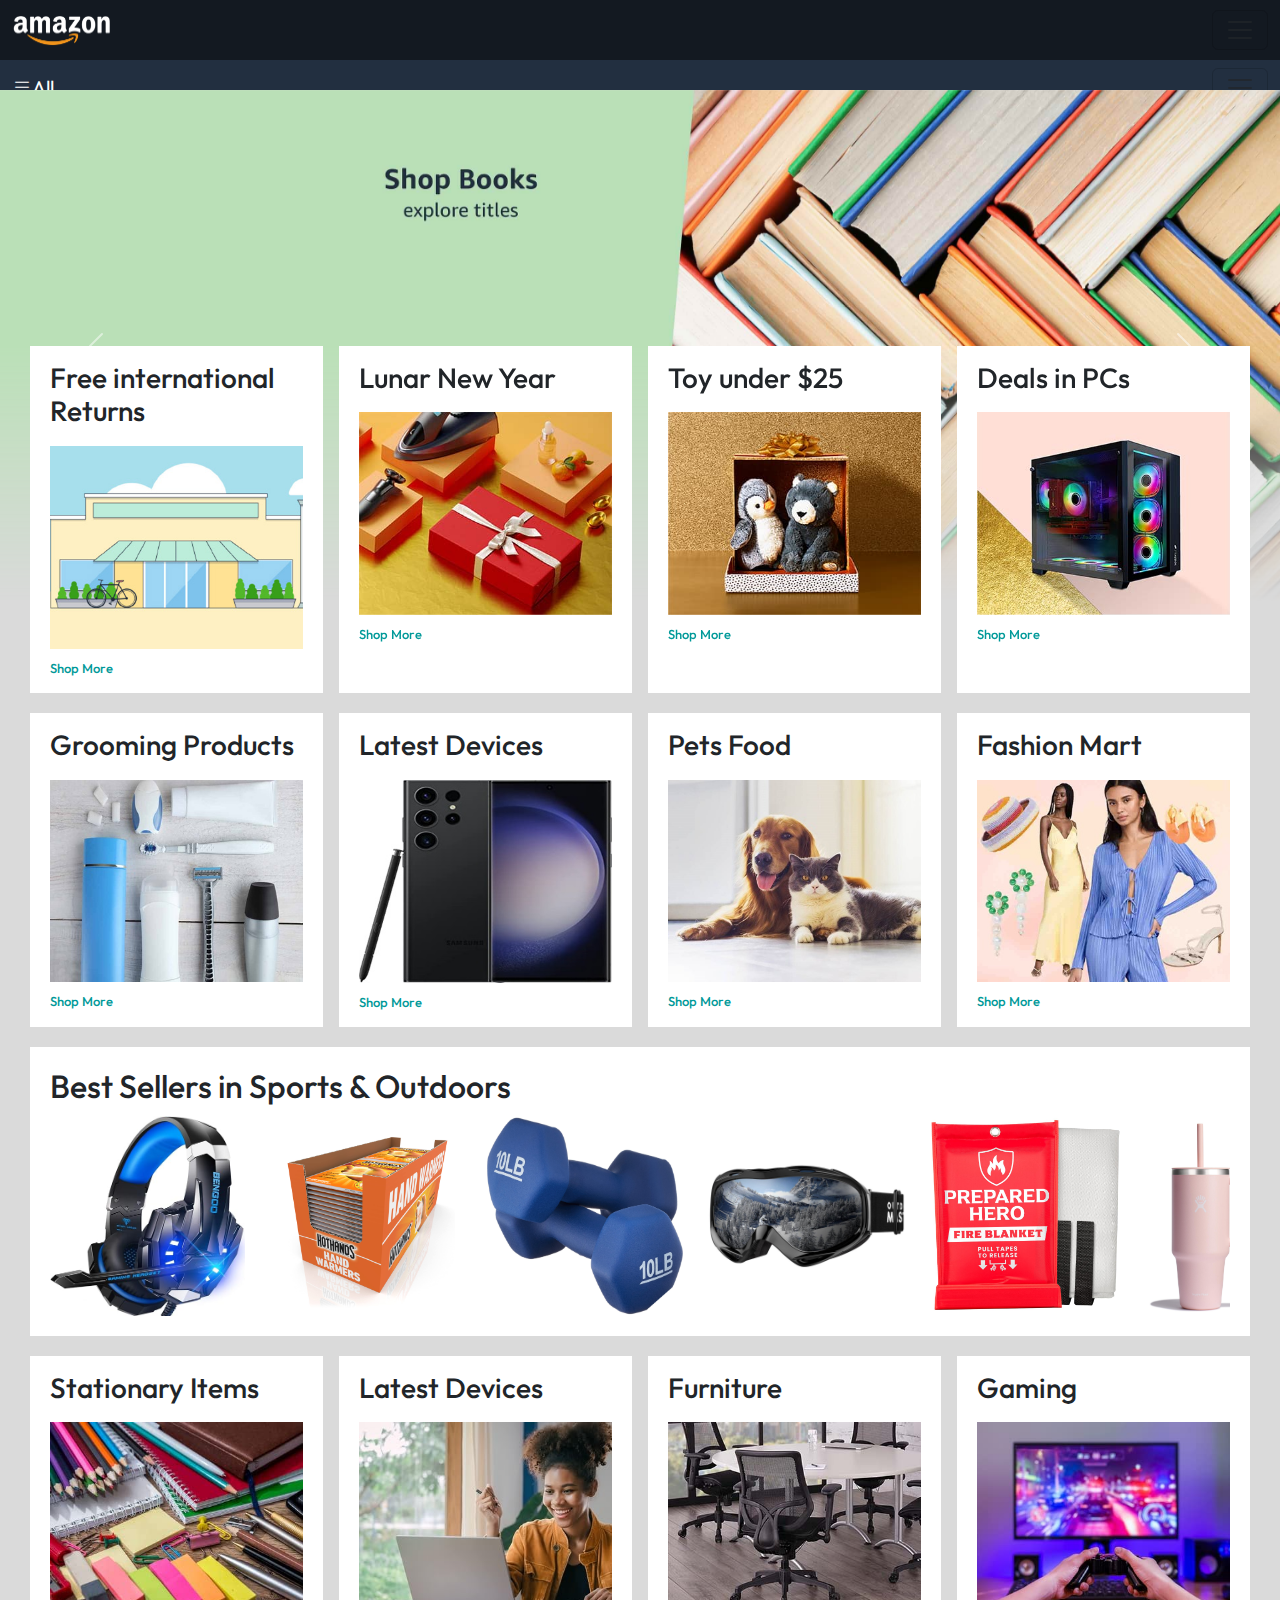
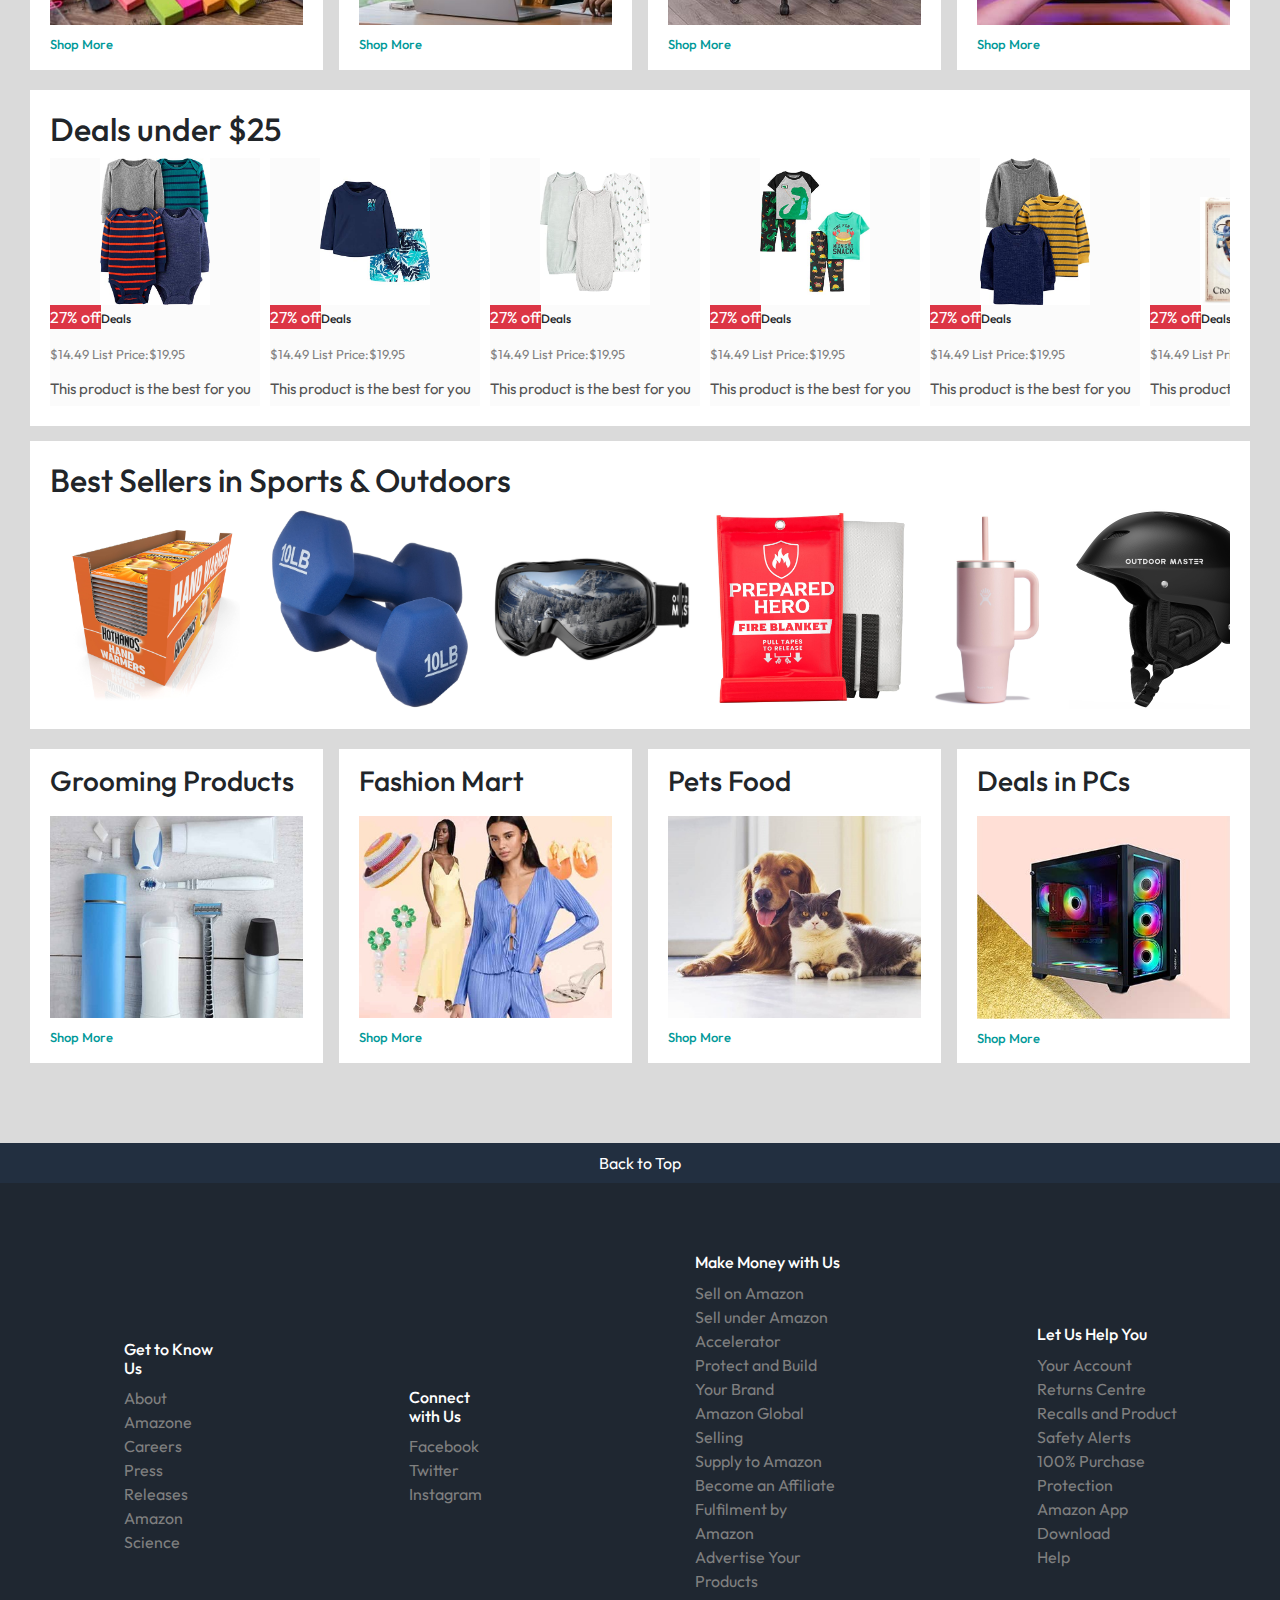
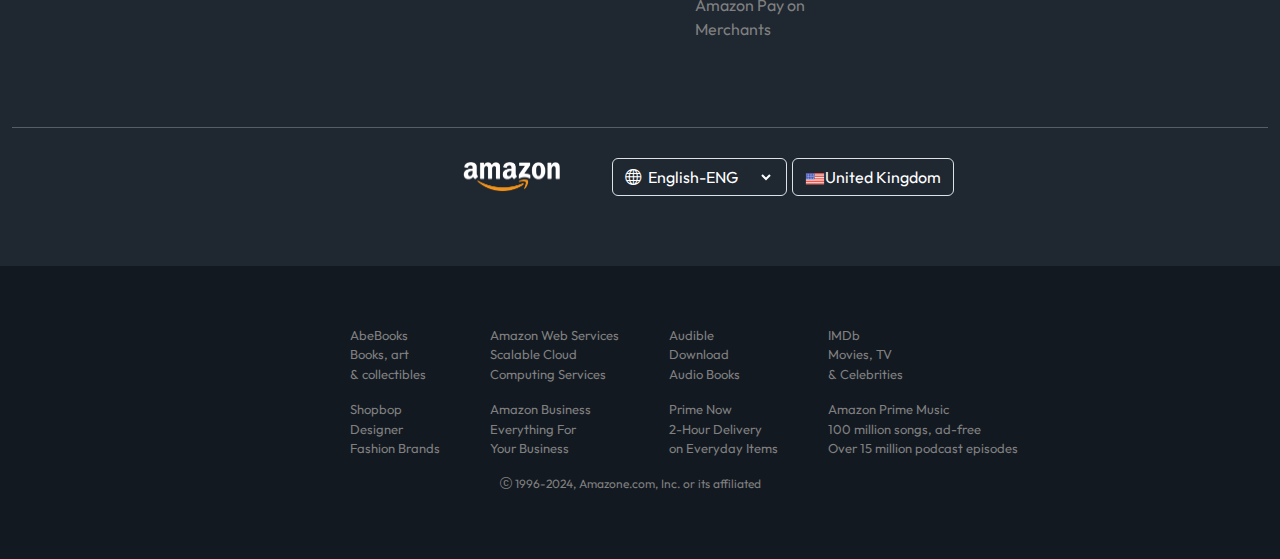
<file: index.html>
<!DOCTYPE html>
<html lang="en">
<head>
    <meta charset="UTF-8">
    <meta name="viewport" content="width=device-width, initial-scale=1.0">
    <title>Amazone</title>
    <link rel="icon" href="https://static.vecteezy.com/system/resources/thumbnails/014/018/561/small/amazon-logo-on-transparent-background-free-vector.jpg">
    <link rel="stylesheet" href="style.css">
    <link rel="stylesheet" href="css/bootstrap.css">
    <link rel="stylesheet" href="style.css">
    <link rel="stylesheet" href="https://cdn.jsdelivr.net/npm/bootstrap-icons@1.11.3/font/bootstrap-icons.min.css">
    
</head>
<body>
    <!--head navigation bar-->
    <nav class="navbar navbar-expand-xxl" id="Amazon">
        <div class="container-fluid">
          <a class="navbar-brand" href="index.html"><img src="assets/amazon_logo.png" width="100" alt=""></a>
          <button class="navbar-toggler" type="button" data-bs-toggle="collapse" data-bs-target="#navbarSupportedContent" aria-controls="navbarSupportedContent" aria-expanded="false" aria-label="Toggle navigation">
            <span class="navbar-toggler-icon"></span>
          </button>
          <div class="collapse navbar-collapse" id="navbarSupportedContent">
            <ul class="navbar-nav me-auto mb-2 mb-lg-0">

                <!--Location-->

              <li class="nav-item">
                <a class="nav-link active" aria-current="page" href="#">
                    <div class="nv-contry">
                        <div>
                            Deliver to United states<br>
                            <b><i class="bi bi-geo-alt"></i>Update Location</b>
                        </div>
                    </div>
                </a>
              </li>

              <!--Search bar-->

              <form class="d-flex nv-search" role="search">
                <div class="dropdown">
                    <button class="btn btn-secondary dropdown-toggle" type="button" data-bs-toggle="dropdown" aria-expanded="false" id="nv-search-drp">
                      All
                    </button>
                    <ul class="dropdown-menu">
                      <li><a class="dropdown-item" href="#">Action</a></li>
                      <li><a class="dropdown-item" href="#">Another action</a></li>
                      <li><a class="dropdown-item" href="#">Something else here</a></li>
                    </ul>
                </div>
                <input class="form-control me-2 rounded-0" type="search" placeholder="Search Amazone.in" aria-label="Search" id="search-bar">
                <button class="btn btn-warning " id="nv-search-btn" type="search"><img src="assets/search_icon.png" width="25" alt=""></button>
              </form>

              <!-------------Language------------->

              <li class="nav-item dropdown">
                <a class="nav-link dropdown-toggle text-white" href="#" role="button" data-bs-toggle="dropdown" aria-expanded="false">
                    <img src="assets/us_flag.png" width="20" alt="">EN
                </a>
                <ul class="dropdown-menu">
                  <li><a class="dropdown-item" href="#">Tamil</a></li>
                  <li><a class="dropdown-item" href="#">Telug</a></li>
                  <li><hr class="dropdown-divider"></li>
                  <li><a class="dropdown-item" href="#"></a></li>
                </ul>
              </li>

              <!------------------Sign in----------------->
              <li class="nav-item dropdown">
                <a class="nav-link dropdown-toggle text-white" href="#" role="button" data-bs-toggle="dropdown" aria-expanded="false">
                    hello,sign in <br>Account & Lists
                </a>
                <ul class="dropdown-menu">
                  <li><a class="dropdown-item" href="sign.html">Sign in</a></li>
                  <li><a class="dropdown-item" href="#"></a></li>
                  <li><hr class="dropdown-divider"></li>
                  <li><a class="dropdown-item" href="signup.html">signup</a></li>
                </ul>
              </li>

              <!--Return and orders-->

              <li class="nav-item">
                <a class="nav-link text-white" href="#">Returns<br>& Orders</a>
              </li>
              <li class="nav-item">
                <a class="nav-link text-white" href="cart.html"><img src="assets/cart_icon.png" width="40" alt=""> Cart</a>
              </li>
            </ul>
          </div>
        </div>
    </nav>

    <!----------------2nd navigatin bar----------------->
    
    <nav class="navbar navbar-expand-xxl nvbr1" id="nvbr1">
        <div class="container-fluid" id="nvbr2">

            <!--ALL-->

            <a class="navbar-brand text-white" href="#">
                <i class="bi bi-list" onclick="togglemenu()"></i>All
            </a>
            <div class="All-menu" id="All-menu">
              <i class="bi bi-x close-icon" onclick="togglemenu()"></i>
              <h1><i class="bi bi-person-circle text-white"></i><a href="">Hello Sign in</a></h1>
              <p>
                <h6>Trending</h6>
                <p><a href="">Best Sellers</a></p>
                <p><a href="">New Releases</a></p>
                <p><a href="">Movers and Shakers</a></p>
                <hr>
                <h6>Help & Settings</h6>
                <p><a href="sign.html">Sign in</a></p>
              </p>
            </div>
            <button class="navbar-toggler" type="button" data-bs-toggle="collapse" data-bs-target="#navbarSupportedContent" aria-controls="navbarSupportedContent" aria-expanded="false" aria-label="Toggle navigation">
              <span class="navbar-toggler-icon"></span>
            </button>
          <div class="collapse navbar-collapse" id="navbarSupportedContent">
            <ul class="navbar-nav me-auto mb-2 mb-lg-0">

                <!--DROPDOWN1-->
                <li class="nav-item dropdown">
                    <a class="nav-link dropdown-toggle text-white" href="#" role="button" data-bs-toggle="dropdown" aria-expanded="false">
                     Fresh
                    </a>
                    <ul class="dropdown-menu">
                      <li><a class="dropdown-item" href="#">Fruits</a></li>
                      <li><a class="dropdown-item" href="#"></a></li>
                      <li><hr class="dropdown-divider"></li>
                      <li><a class="dropdown-item" href="#"></a></li>
                    </ul>
                </li>
              <li class="nav-item">
                <a class="nav-link text-white" href="#">MX Player</a>
              </li>
              <li class="nav-item">
                <a class="nav-link text-white" href="#">Sell</a>
              </li>
              <li class="nav-item">
                <a class="nav-link text-white" href="#">Best Sellers</a>
              </li>
              <li class="nav-item">
                <a class="nav-link text-white" href="#">Today's Deals</a>
              </li>
              <li class="nav-item">
                <a class="nav-link text-white" href="#">Mobiles</a>
              </li>
              <li class="nav-item">
                <a class="nav-link text-white" href="#">Customer Service</a>
              </li>

              <!--DROPDOWN 2-->

              <li class="nav-item dropdown">
                <a class="nav-link dropdown-toggle text-white" href="#" role="button" data-bs-toggle="dropdown" aria-expanded="false">
                  Prime
                </a>
                <ul class="dropdown-menu">
                  <li><a class="dropdown-item" href="#">Prime video</a></li>
                  <li><a class="dropdown-item" href="#">Prime music</a></li>
                  <li><hr class="dropdown-divider"></li>
                  <li><a class="dropdown-item" href="#"></a></li>
                </ul>
              </li>
              <li class="nav-item ">
                <a class="nav-link text-white" href="#">Electronics</a>
              </li>
              <li class="nav-item">
                <a class="nav-link text-white" href="#">Home & Kitchen</a>
              </li>
              <li class="nav-item">
                <a class="nav-link text-white" href="#">Amazone Pay</a>
              </li>
              <li class="nav-item">
                <a class="nav-link text-white" href="#">New Releases</a>
              </li>
              <li class="nav-item">
                <a class="nav-link text-white" href="#">Fashion</a>
              </li>
              <li class="nav-item">
                <a class="nav-link text-white" href="#">Car & Motorbike</a>
              </li>
              <li class="nav-item">
                <a class="nav-link text-white" href="#">Computers</a>
              </li>
            </ul>
          </div>
        </div>
      </nav>

      <!----------------------------Body part----------------------->

      <!--Header slider-->
      <div id="carouselExample" class="carousel slide">
        <div class="carousel-inner">
          <div class="carousel-item active">
            <img src="assets/header1.jpg" class="d-block w-100" alt="...">
          </div>
          <div class="carousel-item">
            <img src="assets/header2.jpg" class="d-block w-100" alt="...">
          </div>
          <div class="carousel-item">
            <img src="assets/header3.jpg" class="d-block w-100" alt="...">
          </div>
          <div class="carousel-item">
            <img src="assets/header4.jpg" class="d-block w-100" alt="...">
          </div>
          <div class="carousel-item">
            <img src="assets/header5.jpg" class="d-block w-100" alt="...">
          </div>
          <div class="carousel-item">
            <img src="assets/header6.jpg" class="d-block w-100" alt="...">
          </div>
        </div>
        <button class="carousel-control-prev" type="button" data-bs-target="#carouselExample" data-bs-slide="prev">
          <span class="carousel-control-prev-icon" aria-hidden="true"></span>
          <span class="visually-hidden">Previous</span>
        </button>
        <button class="carousel-control-next" type="button" data-bs-target="#carouselExample" data-bs-slide="next">
          <span class="carousel-control-next-icon" aria-hidden="true"></span>
          <span class="visually-hidden">Next</span>
        </button>
      </div>

      <!-----Products------->

    <div class="box-row header-box">
        <div class="box-col">
            <h3>Free international Returns</h3>
            <img src="assets/box1-1.jpg"  alt="">
            <a href="#">Shop More</a>
        </div>
        <div class="box-col">
            <h3>Lunar New Year</h3>
            <img src="assets/box1-2.jpg"  alt="">
            <a href="#">Shop More</a>
        </div>
        <div class="box-col">
            <h3>Toy under $25</h3>
            <img src="assets/box1-3.jpg" alt="">
            <a href="#">Shop More</a>
        </div>
        <div class="box-col">
            <h3>Deals in PCs</h3>
            <img src="assets/box1-4.jpg" alt="">
            <a href="#">Shop More</a>
        </div>
    </div>

    <div class="box-row ">
        <div class="box-col">
            <h3>Grooming Products</h3>
            <img src="assets/box2-1.jpg"  alt="">
            <a href="#">Shop More</a>
        </div>
        <div class="box-col">
            <h3>Latest Devices</h3>
            <img src="assets/box2-2.jpg"  alt="">
            <a href="#">Shop More</a>
        </div>
        <div class="box-col">
            <h3>Pets Food</h3>
            <img src="assets/box2-3.jpg" alt="">
            <a href="#">Shop More</a>
        </div>
        <div class="box-col">
            <h3>Fashion Mart</h3>
            <img src="assets/box2-4.jpg" alt="">
            <a href="#">Shop More</a>
        </div>
    </div>

    <!--product image slider-->

    <div class="product-slider">
      <h2>Best Sellers in Sports & Outdoors</h2>
      <div class="products">
        <a href="product.html"><img src="assets/product_img.jpg" alt=""></a>
        <img src="assets/product1-1.jpg" alt="">
        <img src="assets/product1-2.jpg" alt="">
        <img src="assets/product1-3.jpg" alt="">
        <img src="assets/product1-4.jpg" alt="">
        <img src="assets/product1-5.jpg" alt="">
        <img src="assets/product1-6.jpg" alt="">
        <img src="assets/product1-7.jpg" alt="">
        <img src="assets/product1-8.jpg" alt="">
        <img src="assets/product1-9.jpg" alt="">
        <img src="assets/product1-10.jpg" alt="">
      </div>
    </div>

    <!--3rd box rows-->
    <div class="box-row ">
      <div class="box-col">
          <h3>Stationary Items</h3>
          <img src="assets/box3-1.jpg"  alt="">
          <a href="#">Shop More</a>
      </div>
      <div class="box-col">
          <h3>Latest Devices</h3>
          <img src="assets/box3-2.jpg"  alt="">
          <a href="#">Shop More</a>
      </div>
      <div class="box-col">
          <h3>Furniture</h3>
          <img src="assets/box3-3.jpg" alt="">
          <a href="#">Shop More</a>
      </div>
      <div class="box-col">
          <h3>Gaming</h3>
          <img src="assets/box3-4.jpg" alt="">
          <a href="#">Shop More</a>
      </div>
  </div>

  <!----2nd product slider---->

  <div class="product-slider-with-price">
    <h2> Deals under $25</h2>
    <div class="products">
      <div class="product-card">
        <div class="product-img-container">
          <img src="assets/product2-1.jpg" alt="">
        </div>
        <div class="product-offer">
          <p class="bg-danger text-white">27% off</p><span>Deals</span>
        </div>
        <p class="product-price">$<span>14.49</span> List Price:$19.95</p>
        <h4>This product is the best for you</h4>
      </div>
      <div class="product-card">
        <div class="product-img-container">
          <img src="assets/product2-2.jpg" alt="">
        </div>
        <div class="product-offer">
          <p class="bg-danger text-white">27% off</p><span>Deals</span>
        </div>
        <p class="product-price">$<span>14.49</span> List Price:$19.95</p>
        <h4>This product is the best for you</h4>
      </div>
      <div class="product-card">
        <div class="product-img-container">
          <img src="assets/product2-3.jpg" alt="">
        </div>
        <div class="product-offer">
          <p class="bg-danger text-white">27% off</p><span>Deals</span>
        </div>
        <p class="product-price">$<span>14.49</span> List Price:$19.95</p>
        <h4>This product is the best for you</h4>
      </div>
      <div class="product-card">
        <div class="product-img-container">
          <img src="assets/product2-4.jpg" alt="">
        </div>
        <div class="product-offer">
          <p class="bg-danger text-white">27% off</p><span>Deals</span>
        </div>
        <p class="product-price">$<span>14.49</span> List Price:$19.95</p>
        <h4>This product is the best for you</h4>
      </div>
      <div class="product-card">
        <div class="product-img-container">
          <img src="assets/product2-5.jpg" alt="">
        </div>
        <div class="product-offer">
          <p class="bg-danger text-white">27% off</p><span>Deals</span>
        </div>
        <p class="product-price">$<span>14.49</span> List Price:$19.95</p>
        <h4>This product is the best for you</h4>
      </div>
      <div class="product-card">
        <div class="product-img-container">
          <img src="assets/product2-6.jpg" alt="">
        </div>
        <div class="product-offer">
          <p class="bg-danger text-white">27% off</p><span>Deals</span>
        </div>
        <p class="product-price">$<span>14.49</span> List Price:$19.95</p>
        <h4>This product is the best for you</h4>
      </div>
      <div class="product-card">
        <div class="product-img-container">
          <img src="assets/product2-7.jpg" alt="">
        </div>
        <div class="product-offer">
          <p class="bg-danger text-white">27% off</p><span>Deals</span>
        </div>
        <p class="product-price">$<span>14.49</span> List Price:$19.95</p>
        <h4>This product is the best for you</h4>
      </div>
      <div class="product-card">
        <div class="product-img-container">
          <img src="assets/product2-8.jpg" alt="">
        </div>
        <div class="product-offer">
          <p class="bg-danger text-white">27% off</p><span>Deals</span>
        </div>
        <p class="product-price">$<span>14.49</span> List Price:$19.95</p>
        <h4>This product is the best for you</h4>
      </div>
      <div class="product-card">
        <div class="product-img-container">
          <img src="assets/product2-9.jpg" alt="">
        </div>
        <div class="product-offer">
          <p class="bg-danger text-white">27% off</p><span>Deals</span>
        </div>
        <p class="product-price">$<span>14.49</span> List Price:$19.95</p>
        <h4>This product is the best for you</h4>
      </div>
      <div class="product-card">
        <div class="product-img-container">
          <img src="assets/product2-10.jpg" alt="">
        </div>
        <div class="product-offer">
          <p class="bg-danger text-white">27% off</p><span>Deals</span>
        </div>
        <p class="product-price">$<span>14.49</span> List Price:$19.95</p>
        <h4>This product is the best for you</h4>
      </div>
      <div class="product-card">
        <div class="product-img-container">
          <img src="assets/product2-11.jpg" alt="">
        </div>
        <div class="product-offer">
          <p class="bg-danger text-white">27% off</p><span>Deals</span>
        </div>
        <p class="product-price">$<span>14.49</span> List Price:$19.95</p>
        <h4>This product is the best for you</h4>
      </div>
      <div class="product-card">
        <div class="product-img-container">
          <img src="assets/product2-12.jpg" alt="">
        </div>
        <div class="product-offer">
          <p class="bg-danger text-white">27% off</p><span>Deals</span>
        </div>
        <p class="product-price">$<span>14.49</span> List Price:$19.95</p>
        <h4>This product is the best for you</h4>
      </div>
    </div>
  </div>

  <!--product slider 3-->

  <div class="product-slider">
    <h2>Best Sellers in Sports & Outdoors</h2>
    <div class="products">
      <img src="assets/product1-1.jpg" alt="">
      <img src="assets/product1-2.jpg" alt="">
      <img src="assets/product1-3.jpg" alt="">
      <img src="assets/product1-4.jpg" alt="">
      <img src="assets/product1-5.jpg" alt="">
      <img src="assets/product1-6.jpg" alt="">
      <img src="assets/product1-7.jpg" alt="">
      <img src="assets/product1-8.jpg" alt="">
      <img src="assets/product1-9.jpg" alt="">
      <img src="assets/product1-10.jpg" alt="">
    </div>
  </div>

  <!--box4-->

  <div class="box-row ">
    <div class="box-col">
        <h3>Grooming Products</h3>
        <img src="assets/box2-1.jpg"  alt="">
        <a href="#">Shop More</a>
    </div>
    <div class="box-col">
        <h3>Fashion Mart</h3>
        <img src="assets/box2-4.jpg"  alt="">
        <a href="#">Shop More</a>
    </div>
    <div class="box-col">
        <h3>Pets Food</h3>
        <img src="assets/box2-3.jpg" alt="">
        <a href="#">Shop More</a>
    </div>
    <div class="box-col">
        <h3>Deals in PCs</h3>
        <img src="assets/box1-4.jpg" alt="">
        <a href="#">Shop More</a>
    </div>
  </div>

    <!---------------Footer----------------->

    <footer class="footer">
      <a href="#Amazon"><button class="Bk-bt">Back to Top</button></a>
      <div class="div2">
        <div class="container-xxl">
          <table class="container-fluid">
            <tr>
              <td>
                <div class="container-fluid">
                  <div><h6>Get to Know<br>Us</h6></div>
                  <div class="tl-1"><a href="#">About Amazone</a></div>
                  <div class="tl-1"><a href="#">Careers</a></div>
                  <div class="tl-1"><a href="#">Press Releases</a></div>
                  <div class="tl-1"><a href="#">Amazon Science</a></div>
                </div>
              </td>
              <td>
                <div class="container-fluid">
                  <div ><h6>Connect with Us</h6></div>
                  <div class="tl-1"><a href="#">Facebook</a></div>
                  <div class="tl-1"><a href="#">Twitter</a></div>
                  <div class="tl-1"><a href="#">Instagram</a></div>
                </div>
              </td>
              <td>
                <div class="container-fluid">
                  <div><h6>Make Money with Us</h6></div>
                  <div class="tl-1"><a href="#">Sell on Amazon</a></div>
                  <div class="tl-1"><a href="#">Sell under Amazon Accelerator</a></div>
                  <div class="tl-1"><a href="#">Protect and Build Your Brand</a></div>
                  <div class="tl-1"><a href="#">Amazon Global Selling</a></div>
                  <div class="tl-1"><a href="#">Supply to Amazon</a></div>
                  <div class="tl-1"><a href="#">Become an Affiliate</a></div>
                  <div class="tl-1"><a href="#">Fulfilment by Amazon</a></div>
                  <div class="tl-1"><a href="#">Advertise Your Products</a></div>
                  <div class="tl-1"><a href="#">Amazon Pay on Merchants</a></div>
                </div>
              </td>
              <td>
                <div class="container-fluid">
                  <div><h6>Let Us Help You</h6></div>
                  <div class="tl-1"><a href="#">Your Account</a></div>
                  <div class="tl-1"><a href="#">Returns Centre</a></div>
                  <div class="tl-1"><a href="#">Recalls and Product Safety Alerts</a></div>
                  <div class="tl-1"><a href="#">100% Purchase Protection</a></div>
                  <div class="tl-1"><a href="#">Amazon App Download</a></div>
                  <div class="tl-1"><a href="#">Help</a></div>
                </div>
              </td>
            </tr>
          </table>
          <hr>
          <div class="div2-mgl">
            <table>
              <tr>
                <td><div><img src="assets/amazon_logo.png" width="100" alt=""></div></td>
                <td>
                  <div id="lng" class="btn text-white border border-1 bg-transparent">
                    <label for="langu"><i class="bi bi-globe"></i></label>
                    <select class=" bg-transparent border-0 text-white" name="langu" id="langu">
                      <option value="English-ENG" class="text-black">English-ENG</option>
                      <option value="English-ENG" class="text-black">Tamil-TA</option>
                      <option value="English-ENG" class="text-black">Telugu-TE</option>
                      <option value="English-ENG" class="text-black">Malayalam-MA</option>
                    </select>
                  </div>
                </td>
                <td><div class="div2-st"><button class="btn border border-1 bg-transparent text-white"><img src="assets/us_flag.png" width="20" alt="">United Kingdom</button></div></td>
              </tr>
            </table>
          </div>
        </div>
      </div>
      <div class="div3">
        <table>
          <tr class="tp1">
            <td><p><a href="">
              AbeBooks <br>
              Books, art <br>
              & collectibles</a></p>
            </td>
            <td>
              <p>
                <a href="">
                  Amazon Web Services <br>
                  Scalable Cloud <br>
                  Computing Services 
                </a>
              </p>
            </td>
            <td>
              <p>
                <a href="">Audible <br>
                  Download <br>
                  Audio Books</a>
              </p>
            </td>
            <td>
              <p>
                <a href="">	IMDb <br>
                  Movies, TV <br>
                  & Celebrities</a>
              </p>
            </td>
          </tr>
          <tr class="tp2">
            <td>
              <p>
                <a href="">Shopbop <br>
                  Designer <br>
                  Fashion Brands</a>
              </p>
            </td>
            <td>
              <p>
                <a href="">Amazon Business <br>
                  Everything For <br>
                  Your Business</a>
              </p>
            </td>
            <td>
              <p>
                <a href="">	Prime Now <br>
                  2-Hour Delivery <br>
                  on Everyday Items</a>
              </p>
            </td>
            <td>
              <p>
                <a href="">Amazon Prime Music <br>
                  100 million songs, ad-free <br>
                  Over 15 million podcast episodes</a>
              </p>
            </td>
          </tr>
        </table>
        <p id="last"><i class="bi bi-c-circle"></i> 1996-2024, Amazone.com, Inc. or its affiliated</p>
      </div>
    </footer>






    <!--java script link-->
    <script src="script.js"></script>
    <!---Bootstrap js-->

    <script src="https://cdn.jsdelivr.net/npm/@popperjs/core@2.11.8/dist/umd/popper.min.js" integrity="sha384-I7E8VVD/ismYTF4hNIPjVp/Zjvgyol6VFvRkX/vR+Vc4jQkC+hVqc2pM8ODewa9r" crossorigin="anonymous"></script>
    <script src="js/bootstrap.js"></script>
</body>
</html>
</file>
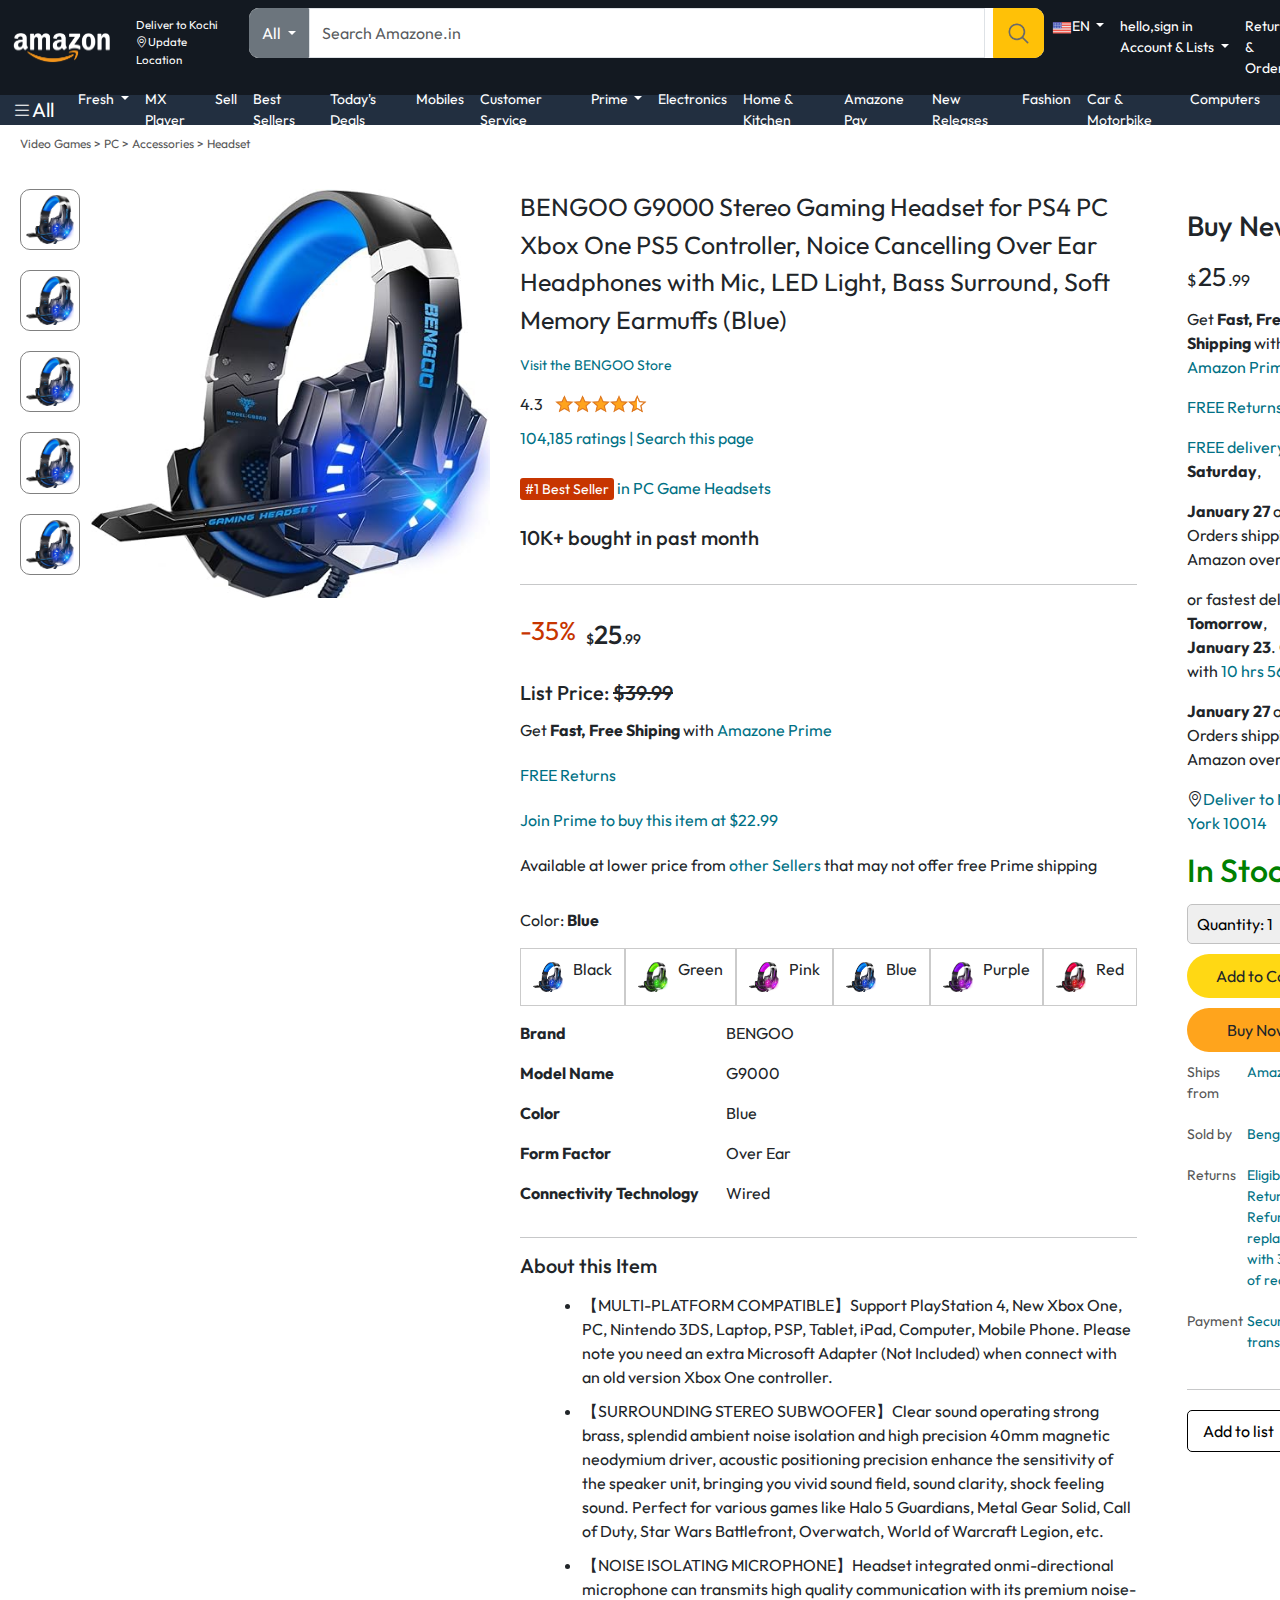
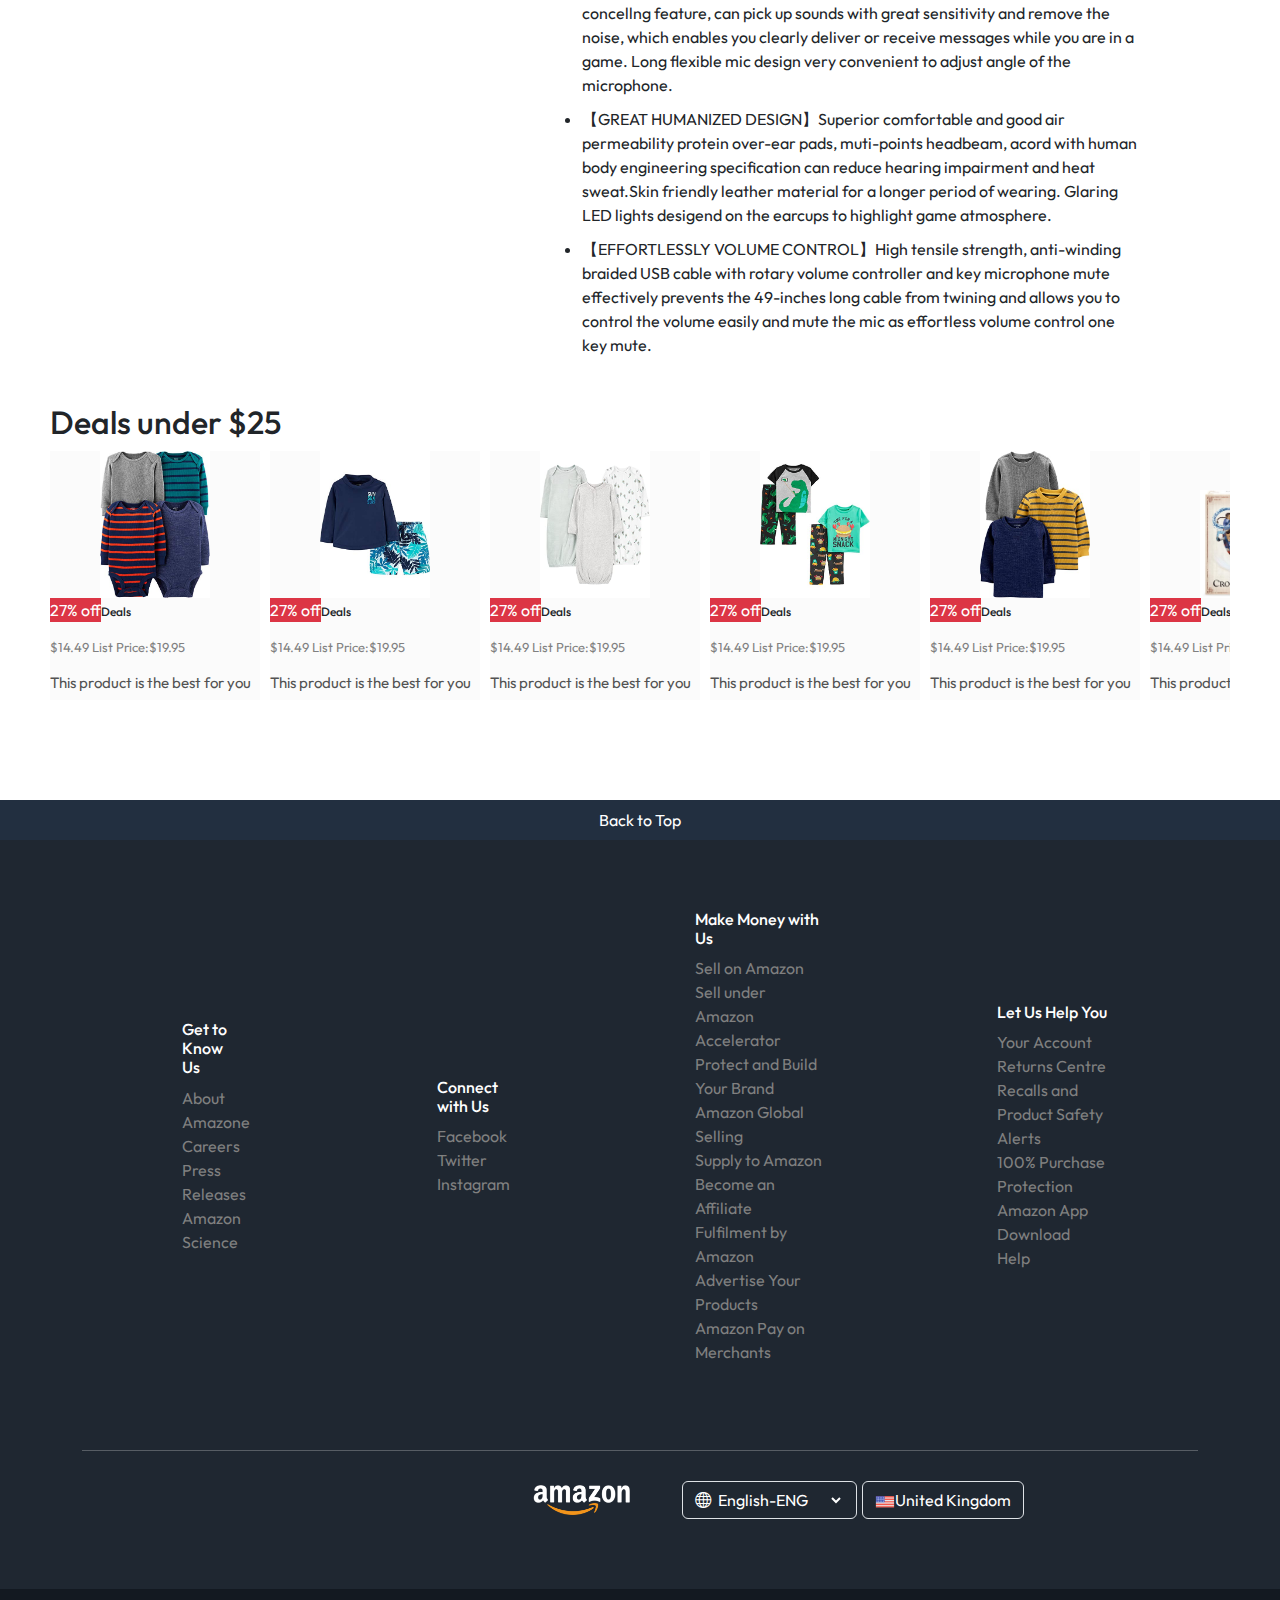
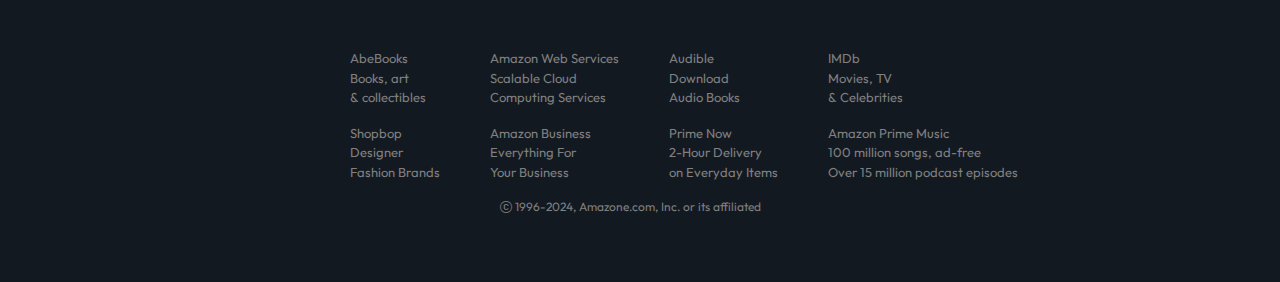
<file: product.html>
<!DOCTYPE html>
<html lang="en">
<head>
    <meta charset="UTF-8">
    <meta name="viewport" content="width=device-width, initial-scale=1.0">
    <title>Product page</title>
    <link rel="icon" href="https://static.vecteezy.com/system/resources/thumbnails/014/018/561/small/amazon-logo-on-transparent-background-free-vector.jpg">
    <link rel="stylesheet" href="style.css">
    <link rel="stylesheet" href="css/bootstrap.css">
    <link rel="stylesheet" href="style.css">
    <link rel="stylesheet" href="https://cdn.jsdelivr.net/npm/bootstrap-icons@1.11.3/font/bootstrap-icons.min.css">
    <link rel="stylesheet" href="product.css">
</head>
<body>
    <!--head navigation bar-->
    <nav class="navbar navbar-expand-lg" id="Amazon">
        <div class="container-fluid">
          <a class="navbar-brand" href="index.html"><img src="assets/amazon_logo.png" width="100" alt=""></a>
          <button class="navbar-toggler" type="button" data-bs-toggle="collapse" data-bs-target="#navbarSupportedContent" aria-controls="navbarSupportedContent" aria-expanded="false" aria-label="Toggle navigation">
            <span class="navbar-toggler-icon"></span>
          </button>
          <div class="collapse navbar-collapse" id="navbarSupportedContent">
            <ul class="navbar-nav me-auto mb-2 mb-lg-0">

                <!--Location-->

              <li class="nav-item">
                <a class="nav-link active" aria-current="page" href="#">
                    <div class="nv-contry">
                        <div>
                            Deliver to Kochi <br>
                            <i class="bi bi-geo-alt"></i>Update Location
                        </div>
                    </div>
                </a>
              </li>

              <!--Search bar-->

              <form class="d-flex nv-search" role="search">
                <div class="dropdown">
                    <button class="btn btn-secondary dropdown-toggle" type="button" data-bs-toggle="dropdown" aria-expanded="false" id="nv-search-drp">
                      All
                    </button>
                    <ul class="dropdown-menu">
                      <li><a class="dropdown-item" href="#">Action</a></li>
                      <li><a class="dropdown-item" href="#">Another action</a></li>
                      <li><a class="dropdown-item" href="#">Something else here</a></li>
                    </ul>
                </div>
                <input class="form-control me-2 rounded-0" type="search" placeholder="Search Amazone.in" aria-label="Search" id="search-bar">
                <button class="btn btn-warning " id="nv-search-btn" type="search"><img src="assets/search_icon.png" width="25" alt=""></button>
              </form>

              <!-------------Language------------->

              <li class="nav-item dropdown">
                <a class="nav-link dropdown-toggle text-white" href="#" role="button" data-bs-toggle="dropdown" aria-expanded="false">
                    <img src="assets/us_flag.png" width="20" alt="">EN
                </a>
                <ul class="dropdown-menu">
                  <li><a class="dropdown-item" href="#">Action</a></li>
                  <li><a class="dropdown-item" href="#">Another action</a></li>
                  <li><hr class="dropdown-divider"></li>
                  <li><a class="dropdown-item" href="#">Something else here</a></li>
                </ul>
              </li>

              <!------------------Sign in----------------->
              <li class="nav-item dropdown">
                <a class="nav-link dropdown-toggle text-white" href="#" role="button" data-bs-toggle="dropdown" aria-expanded="false">
                    hello,sign in <br>Account & Lists
                </a>
                <ul class="dropdown-menu">
                  <li><a class="dropdown-item" href="sign.html">Sign-in</a></li>
                  <li><a class="dropdown-item" href="signup.html">signup</a></li>
                  <li><hr class="dropdown-divider"></li>
                  <li><a class="dropdown-item" href="#"></a></li>
                </ul>
              </li>

              <!--Return and orders-->

              <li class="nav-item">
                <a class="nav-link text-white" href="#">Returns<br>& Orders</a>
              </li>
              <li class="nav-item">
                <a class="nav-link text-white" href="cart.html"><img src="assets/cart_icon.png" width="40" alt=""> Cart</a>
              </li>
            </ul>
          </div>
        </div>
    </nav>

    <!--2nd navigatin bar-->
    
    <nav class="navbar navbar-expand-lg" id="nvbr1">
        <div class="container-fluid" id="nvbr2">

            <!--ALL-->

            <a class="navbar-brand text-white" href="#">
                <i class="bi bi-list"></i>All
            </a>
          <div class="collapse navbar-collapse" id="navbarSupportedContent">
            <ul class="navbar-nav me-auto mb-2 mb-lg-0">

                <!--DROPDOWN1-->
                <li class="nav-item dropdown">
                    <a class="nav-link dropdown-toggle text-white" href="#" role="button" data-bs-toggle="dropdown" aria-expanded="false">
                     Fresh
                    </a>
                    <ul class="dropdown-menu">
                      <li><a class="dropdown-item" href="#">Fruits</a></li>
                      <li><a class="dropdown-item" href="#"></a></li>
                      <li><hr class="dropdown-divider"></li>
                      <li><a class="dropdown-item" href="#"></a></li>
                    </ul>
                </li>
              <li class="nav-item">
                <a class="nav-link text-white" href="#">MX Player</a>
              </li>
              <li class="nav-item">
                <a class="nav-link text-white" href="#">Sell</a>
              </li>
              <li class="nav-item">
                <a class="nav-link text-white" href="#">Best Sellers</a>
              </li>
              <li class="nav-item">
                <a class="nav-link text-white" href="#">Today's Deals</a>
              </li>
              <li class="nav-item">
                <a class="nav-link text-white" href="#">Mobiles</a>
              </li>
              <li class="nav-item">
                <a class="nav-link text-white" href="#">Customer Service</a>
              </li>

              <!--DROPDOWN 2-->

              <li class="nav-item dropdown">
                <a class="nav-link dropdown-toggle text-white" href="#" role="button" data-bs-toggle="dropdown" aria-expanded="false">
                  Prime
                </a>
                <ul class="dropdown-menu">
                  <li><a class="dropdown-item" href="#">Prime video</a></li>
                  <li><a class="dropdown-item" href="#">Prime music</a></li>
                  <li><hr class="dropdown-divider"></li>
                  <li><a class="dropdown-item" href="#"></a></li>
                </ul>
              </li>
              <li class="nav-item ">
                <a class="nav-link text-white" href="#">Electronics</a>
              </li>
              <li class="nav-item">
                <a class="nav-link text-white" href="#">Home & Kitchen</a>
              </li>
              <li class="nav-item">
                <a class="nav-link text-white" href="#">Amazone Pay</a>
              </li>
              <li class="nav-item">
                <a class="nav-link text-white" href="#">New Releases</a>
              </li>
              <li class="nav-item">
                <a class="nav-link text-white" href="#">Fashion</a>
              </li>
              <li class="nav-item">
                <a class="nav-link text-white" href="#">Car & Motorbike</a>
              </li>
              <li class="nav-item">
                <a class="nav-link text-white" href="#">Computers</a>
              </li>
            </ul>
          </div>
        </div>
    </nav>

    <p class="breadcrum">Video Games > PC > Accessories > Headset</p>

    <div class="product-display">
      <div class="product-d-image">
        <div class="product-icons">
          <img src="assets/product_img.jpg" alt="" width="60">
          <img src="assets/product_img.jpg" alt="" width="60">
          <img src="assets/product_img.jpg" alt="" width="60">
          <img src="assets/product_img.jpg" alt="" width="60">
          <img src="assets/product_img.jpg" alt="" width="60">
        </div>
        <div class="product-main-image">
          <img src="assets/product_img.jpg" alt="" width="400">
        </div>
      </div>
      <div class="product-d-details">
        <p class="product-title">
          BENGOO G9000 Stereo Gaming Headset for PS4 PC Xbox One PS5
          Controller, Noice Cancelling Over Ear Headphones with Mic, LED 
          Light, Bass Surround, Soft Memory Earmuffs (Blue)
        </p>
        <p class="brand-store">Visit the BENGOO Store</p>
        <div class="product-rating">
          <div>
            <div>4.3 <img src="assets/rating_img.png" alt="" height="20px"></div>
          </div>
          <p>104,185 ratings | Search this page</p>
          <p><span>#1 Best Seller</span> in PC Game Headsets</p>
          <h5>10K+ bought in past month</h5>
          <hr>
        </div>
        <div class="product-d-price">
          <div>
            <p>-35%</p>
            <h1>$<span>25</span>.99</h1>
          </div>
          <h5>List Price: <span class="text-decoration-line-through">$39.99</span></h5>
          <p>Get <b>Fast, Free Shiping</b> with <span>Amazone Prime</span></p>
          <p><span>FREE Returns</span></p>
          <p><span>Join Prime to buy this item at $22.99</span></p>
          <p>Available at lower price from <span>other Sellers</span> that may not offer free Prime shipping</p>
        </div>
        <div class="product-color-selection">
          <p>Color: <b>Blue</b></p>
          <div class="product-color-options">
            <div class="option">
              <img src="assets/product_img.jpg" alt="" width="30px">
              <p>Black</p>
            </div>
            <div class="option">
              <img src="assets/green_head.jpg" alt="" width="30px">
              <p>Green</p>
            </div>
            <div class="option">
              <img src="assets/pink_head.jpg" alt="" width="30px">
              <p>Pink</p>
            </div>
            <div class="option">
              <img src="assets/product_img.jpg" alt="" width="30px">
              <p>Blue</p>
            </div>
            <div class="option">
              <img src="assets/violet_head.jpg" alt="" width="30px">
              <p>Purple</p>
            </div>
            <div class="option">
              <img src="assets/red_head.jpg" alt="" width="30px">
              <p>Red</p>
            </div>
          </div>
        </div>
        <div class="product-info">
          <p><b>Brand</b></p><p>BENGOO</p>
          <p><b>Model Name</b></p><p>G9000</p>
          <p><b>Color</b></p><p>Blue</p>
          <p><b>Form Factor</b></p><p>Over Ear</p>
          <p><b>Connectivity Technology</b></p><p>Wired</p>
        </div>
        <hr>
        <div class="product-description">
          <h1>About this Item</h1>
          <ul>
            <li>【MULTI-PLATFORM COMPATIBLE】Support PlayStation 4, New Xbox One, PC, Nintendo 3DS, Laptop, PSP, Tablet, iPad, Computer, Mobile Phone. Please note you need an extra Microsoft Adapter (Not Included) when connect with an old version Xbox One controller.</li>
            <li> 【SURROUNDING STEREO SUBWOOFER】Clear sound operating strong brass, splendid ambient noise isolation and high precision 40mm magnetic neodymium driver, acoustic positioning precision enhance the sensitivity of the speaker unit, bringing you vivid sound field, sound clarity, shock feeling sound. Perfect for various games like Halo 5 Guardians, Metal Gear Solid, Call of Duty, Star Wars Battlefront, Overwatch, World of Warcraft Legion, etc.</li>
            <li>【NOISE ISOLATING MICROPHONE】Headset integrated onmi-directional microphone can transmits high quality communication with its premium noise-concellng feature, can pick up sounds with great sensitivity and remove the noise, which enables you clearly deliver or receive messages while you are in a game. Long flexible mic design very convenient to adjust angle of the microphone.</li>
            <li> 【GREAT HUMANIZED DESIGN】Superior comfortable and good air permeability protein over-ear pads, muti-points headbeam, acord with human body engineering specification can reduce hearing impairment and heat sweat.Skin friendly leather material for a longer period of wearing. Glaring LED lights desigend on the earcups to highlight game atmosphere.</li>
            <li> 【EFFORTLESSLY VOLUME CONTROL】High tensile strength, anti-winding braided USB cable with rotary volume controller and key microphone mute effectively prevents the 49-inches long cable from twining and allows you to control the volume easily and mute the mic as effortless volume control one key mute.</li>
          </ul>
        </div>
      </div>
      <div class="product-d-purchase">
        <div class="title">
          <h3>Buy New:</h3> <img src="assets/circle_icon.png" width="20px" alt="">
        </div>
        <h1 class="price">$<span>25</span>.99</h1>
        <div class="cap">
          <p>Get <b>Fast, Free Shipping</b> with <span>Amazon Prime</span></p>
          <p><span>FREE Returns</span></p>
        </div>
        <div class="cap">
          <p><span>FREE delivery</span> <b>Saturday</b>,</p>
          <p><b>January 27</b> on Orders shipping by Amazon over $35</p>
        </div>
        <div class="cap">
          <p>or fastest delivery <b>Tomorrow</b>, <b>January 23</b>. Order with <span>10 hrs 56 mins</span></p>
          <p><b>January 27</b> on Orders shipping by Amazon over $35</p>
        </div>
        <div class="delivery-location">
          <p><i class="bi bi-geo-alt"></i><span>Deliver to New York 10014</span></p>
        </div>
        <h2 class="product-stock">In Stock</h2>
        <select class="product-quantity">
          <option value="1">Quantity: 1</option>
          <option value="2">Quantity: 2</option>
          <option value="3">Quantity: 3</option>
        </select>
        <button class="btn">Add to Cart</button>
        <button class="btn product-buy">Buy Now</button>
        <div class="product-seller-info">
          <p>Ships from</p> <p><span>Amazon</span></p>
          <p>Sold by</p> <p><span>Bengoo Inc.</span></p>
          <p>Returns</p> <p><span>Eligible for Return, Refund or replacement with 30 days of receipt</span></p>
          <p>Payment</p> <p><span>Secure transaction</span></p>
        </div>
        <hr>
        <button class="product-add-list">Add to list</button>
      </div>
    </div>
    <div class="product-slider-with-price">
      <h2> Deals under $25</h2>
      <div class="products">
        <div class="product-card">
          <div class="product-img-container">
            <img src="assets/product2-1.jpg" alt="">
          </div>
          <div class="product-offer">
            <p class="bg-danger text-white">27% off</p><span>Deals</span>
          </div>
          <p class="product-price">$<span>14.49</span> List Price:$19.95</p>
          <h4>This product is the best for you</h4>
        </div>
        <div class="product-card">
          <div class="product-img-container">
            <img src="assets/product2-2.jpg" alt="">
          </div>
          <div class="product-offer">
            <p class="bg-danger text-white">27% off</p><span>Deals</span>
          </div>
          <p class="product-price">$<span>14.49</span> List Price:$19.95</p>
          <h4>This product is the best for you</h4>
        </div>
        <div class="product-card">
          <div class="product-img-container">
            <img src="assets/product2-3.jpg" alt="">
          </div>
          <div class="product-offer">
            <p class="bg-danger text-white">27% off</p><span>Deals</span>
          </div>
          <p class="product-price">$<span>14.49</span> List Price:$19.95</p>
          <h4>This product is the best for you</h4>
        </div>
        <div class="product-card">
          <div class="product-img-container">
            <img src="assets/product2-4.jpg" alt="">
          </div>
          <div class="product-offer">
            <p class="bg-danger text-white">27% off</p><span>Deals</span>
          </div>
          <p class="product-price">$<span>14.49</span> List Price:$19.95</p>
          <h4>This product is the best for you</h4>
        </div>
        <div class="product-card">
          <div class="product-img-container">
            <img src="assets/product2-5.jpg" alt="">
          </div>
          <div class="product-offer">
            <p class="bg-danger text-white">27% off</p><span>Deals</span>
          </div>
          <p class="product-price">$<span>14.49</span> List Price:$19.95</p>
          <h4>This product is the best for you</h4>
        </div>
        <div class="product-card">
          <div class="product-img-container">
            <img src="assets/product2-6.jpg" alt="">
          </div>
          <div class="product-offer">
            <p class="bg-danger text-white">27% off</p><span>Deals</span>
          </div>
          <p class="product-price">$<span>14.49</span> List Price:$19.95</p>
          <h4>This product is the best for you</h4>
        </div>
        <div class="product-card">
          <div class="product-img-container">
            <img src="assets/product2-7.jpg" alt="">
          </div>
          <div class="product-offer">
            <p class="bg-danger text-white">27% off</p><span>Deals</span>
          </div>
          <p class="product-price">$<span>14.49</span> List Price:$19.95</p>
          <h4>This product is the best for you</h4>
        </div>
        <div class="product-card">
          <div class="product-img-container">
            <img src="assets/product2-8.jpg" alt="">
          </div>
          <div class="product-offer">
            <p class="bg-danger text-white">27% off</p><span>Deals</span>
          </div>
          <p class="product-price">$<span>14.49</span> List Price:$19.95</p>
          <h4>This product is the best for you</h4>
        </div>
        <div class="product-card">
          <div class="product-img-container">
            <img src="assets/product2-9.jpg" alt="">
          </div>
          <div class="product-offer">
            <p class="bg-danger text-white">27% off</p><span>Deals</span>
          </div>
          <p class="product-price">$<span>14.49</span> List Price:$19.95</p>
          <h4>This product is the best for you</h4>
        </div>
        <div class="product-card">
          <div class="product-img-container">
            <img src="assets/product2-10.jpg" alt="">
          </div>
          <div class="product-offer">
            <p class="bg-danger text-white">27% off</p><span>Deals</span>
          </div>
          <p class="product-price">$<span>14.49</span> List Price:$19.95</p>
          <h4>This product is the best for you</h4>
        </div>
        <div class="product-card">
          <div class="product-img-container">
            <img src="assets/product2-11.jpg" alt="">
          </div>
          <div class="product-offer">
            <p class="bg-danger text-white">27% off</p><span>Deals</span>
          </div>
          <p class="product-price">$<span>14.49</span> List Price:$19.95</p>
          <h4>This product is the best for you</h4>
        </div>
        <div class="product-card">
          <div class="product-img-container">
            <img src="assets/product2-12.jpg" alt="">
          </div>
          <div class="product-offer">
            <p class="bg-danger text-white">27% off</p><span>Deals</span>
          </div>
          <p class="product-price">$<span>14.49</span> List Price:$19.95</p>
          <h4>This product is the best for you</h4>
        </div>
      </div>
    </div>

    




     <!--Footer-->

     <footer>
      <a href="#Amazon"><button class="Bk-bt">Back to Top</button></a>
        <div class="div2">
          <div class="container">
            <table>
              <tr>
                <td>
                  <div>
                    <div><h6>Get to Know<br>Us</h6></div>
                    <div class="tl-1"><a href="#">About Amazone</a></div>
                    <div class="tl-1"><a href="#">Careers</a></div>
                    <div class="tl-1"><a href="#">Press Releases</a></div>
                    <div class="tl-1"><a href="#">Amazon Science</a></div>
                  </div>
                </td>
                <td>
                  <div>
                    <div ><h6>Connect with Us</h6></div>
                    <div class="tl-1"><a href="#">Facebook</a></div>
                    <div class="tl-1"><a href="#">Twitter</a></div>
                    <div class="tl-1"><a href="#">Instagram</a></div>
                  </div>
                </td>
                <td>
                  <div>
                    <div><h6>Make Money with Us</h6></div>
                    <div class="tl-1"><a href="#">Sell on Amazon</a></div>
                    <div class="tl-1"><a href="#">Sell under Amazon Accelerator</a></div>
                    <div class="tl-1"><a href="#">Protect and Build Your Brand</a></div>
                    <div class="tl-1"><a href="#">Amazon Global Selling</a></div>
                    <div class="tl-1"><a href="#">Supply to Amazon</a></div>
                    <div class="tl-1"><a href="#">Become an Affiliate</a></div>
                    <div class="tl-1"><a href="#">Fulfilment by Amazon</a></div>
                    <div class="tl-1"><a href="#">Advertise Your Products</a></div>
                    <div class="tl-1"><a href="#">Amazon Pay on Merchants</a></div>
                  </div>
                </td>
                <td>
                  <div>
                    <div><h6>Let Us Help You</h6></div>
                    <div class="tl-1"><a href="#">Your Account</a></div>
                    <div class="tl-1"><a href="#">Returns Centre</a></div>
                    <div class="tl-1"><a href="#">Recalls and Product Safety Alerts</a></div>
                    <div class="tl-1"><a href="#">100% Purchase Protection</a></div>
                    <div class="tl-1"><a href="#">Amazon App Download</a></div>
                    <div class="tl-1"><a href="#">Help</a></div>
                  </div>
                </td>
              </tr>
            </table>
            <hr>
            <div class="div2-mgl">
              <table>
                <tr>
                  <td><div><img src="assets/amazon_logo.png" width="100" alt=""></div></td>
                  <td>
                    <div id="lng" class="btn text-white border border-1 bg-transparent">
                      <label for="langu"><i class="bi bi-globe"></i></label>
                      <select class=" bg-transparent border-0 text-white" name="langu" id="langu">
                        <option value="English-ENG" class="text-black">English-ENG</option>
                        <option value="English-ENG" class="text-black">Tamil-TA</option>
                        <option value="English-ENG" class="text-black">Telugu-TE</option>
                        <option value="English-ENG" class="text-black">Malayalam-MA</option>
                      </select>
                    </div>
                  </td>
                  <td><div class="div2-st"><button class="btn border border-1 bg-transparent text-white"><img src="assets/us_flag.png" width="20" alt="">United Kingdom</button></div></td>
                </tr>
              </table>
            </div>
          </div>
        </div>
        <div class="div3">
          <table>
            <tr class="tp1">
              <td><p><a href="">
                AbeBooks <br>
                Books, art <br>
                & collectibles</a></p>
              </td>
              <td>
                <p>
                  <a href="">
                    Amazon Web Services <br>
                    Scalable Cloud <br>
                    Computing Services 
                  </a>
                </p>
              </td>
              <td>
                <p>
                  <a href="">Audible <br>
                    Download <br>
                    Audio Books</a>
                </p>
              </td>
              <td>
                <p>
                  <a href="">	IMDb <br>
                    Movies, TV <br>
                    & Celebrities</a>
                </p>
              </td>
            </tr>
            <tr class="tp2">
              <td>
                <p>
                  <a href="">Shopbop <br>
                    Designer <br>
                    Fashion Brands</a>
                </p>
              </td>
              <td>
                <p>
                  <a href="">Amazon Business <br>
                    Everything For <br>
                    Your Business</a>
                </p>
              </td>
              <td>
                <p>
                  <a href="">	Prime Now <br>
                    2-Hour Delivery <br>
                    on Everyday Items</a>
                </p>
              </td>
              <td>
                <p>
                  <a href="">Amazon Prime Music <br>
                    100 million songs, ad-free <br>
                    Over 15 million podcast episodes</a>
                </p>
              </td>
            </tr>
          </table>
          <p id="last"><i class="bi bi-c-circle"></i> 1996-2024, Amazone.com, Inc. or its affiliated</p>
        </div>
      </footer>
  
  
  
  
  
  
      <!--java script link-->
      <script src="script.js"></script>
      <!---Bootstrap js-->
  
      <script src="https://cdn.jsdelivr.net/npm/@popperjs/core@2.11.8/dist/umd/popper.min.js" integrity="sha384-I7E8VVD/ismYTF4hNIPjVp/Zjvgyol6VFvRkX/vR+Vc4jQkC+hVqc2pM8ODewa9r" crossorigin="anonymous"></script>
      <script src="js/bootstrap.js"></script>
    
</body>
</html>
</file>
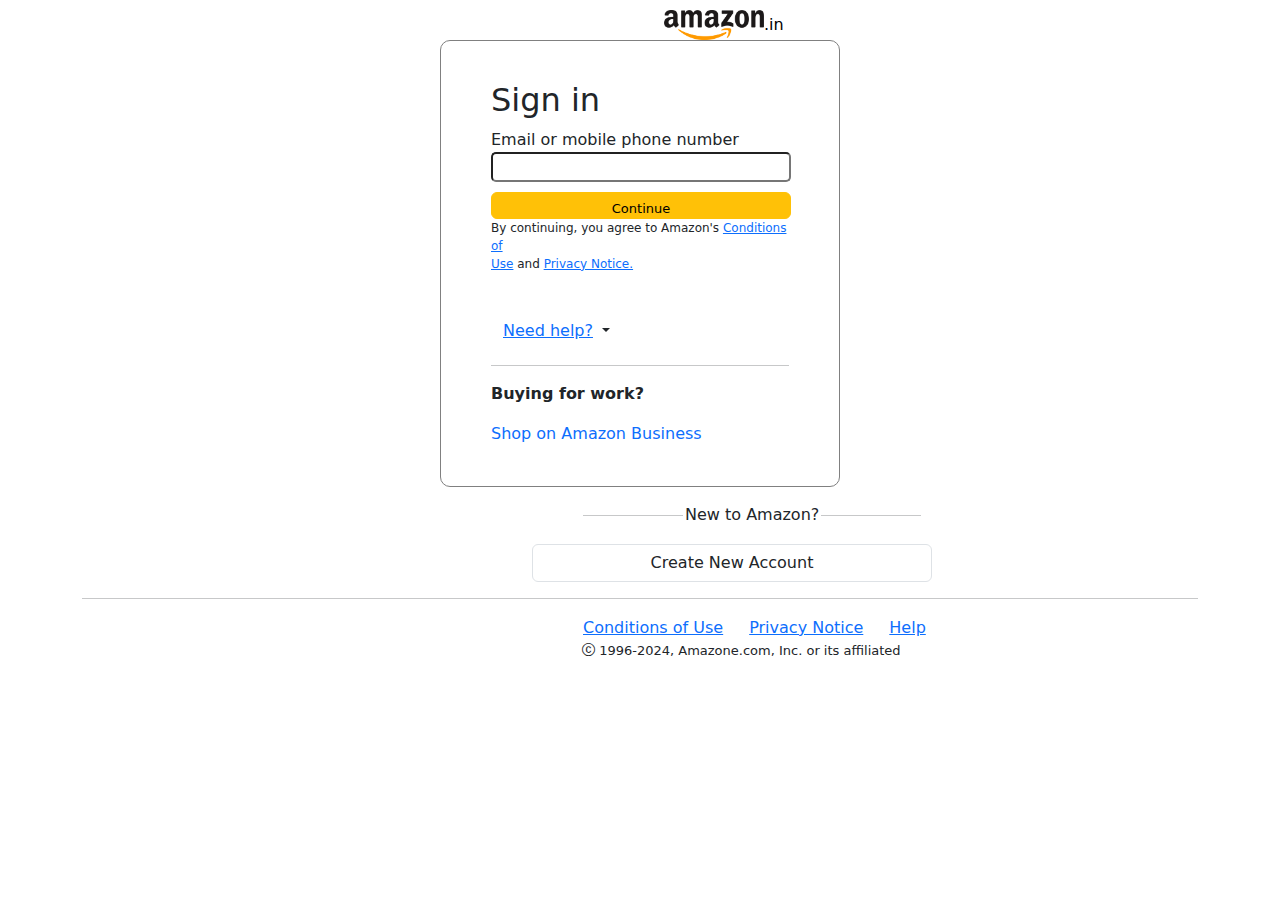
<file: sign.html>
<!DOCTYPE html>
<html lang="en">
<head>
    <meta charset="UTF-8">
    <meta name="viewport" content="width=device-width, initial-scale=1.0">
    <title>Amazon Sign In</title>
    <link rel="icon" href="https://static.vecteezy.com/system/resources/thumbnails/014/018/561/small/amazon-logo-on-transparent-background-free-vector.jpg">
    <link rel="stylesheet" href="css/bootstrap.css">
    <link rel="stylesheet" href="sign.css">
    <link rel="stylesheet" href="https://cdn.jsdelivr.net/npm/bootstrap-icons@1.11.3/font/bootstrap-icons.min.css">
</head>
<body>
    <div class="container main">
        <div class="container-fluid "><a href="" class="text-decoration-none text-black"><img src="assets/amazon_logo_dark.png" width="100" alt="">.in</a></div>
        <div class="sg-box container">
            <h2>Sign in</h2>
            <form action="">
                <label for="E-mail">Email or mobile phone number</label><br>
                <input type="email" name="E-mail" required><br>
                <button type="submit" class="btn btn-warning">Continue</button><br>
            </form>
            <p id="cnt-for-sg">By continuing, you agree to Amazon's <a href="">Conditions of<br>Use</a> and <a href="">Privacy Notice.</a></p><br>
            <div class="dropdown">
                <button class="btn dropdown-toggle border border-0" type="button" data-bs-toggle="dropdown" aria-expanded="false">
                  <a href="">Need help?</a>
                </button>
                <ul class="dropdown-menu">
                  <li><a class="dropdown-item text-decoration-underline text-primary" href="#">Forgot password</a></li>
                  <li><a class="dropdown-item text-decoration-underline text-primary" href="#">Other issues with Sign-in</a></li>
                </ul>
            </div>
            <hr>
            <p><b>Buying for work?</b></p>
            <a href="" class="text-decoration-none">Shop on Amazon Business</a>
        </div>
        <div class="try">
            <table>
                <tr>
                    <td><hr width="100px"></td>
                    <td><p>New to Amazon?</p></td>
                    <td><hr width="100px"></td>
                </tr>
            </table>
        </div>
        <a href="signup.html"><button class="btn btn-white crt crt-bt border">Create New Account</button></a>
        <hr>
        <table>
            <tr>
                <td><a href="">Conditions of Use</a></td>
                <td><a href="" class="ms-4">Privacy Notice</a></td>
                <td><a href="" class="ms-4">Help</a></td>
            </tr>
        </table>
        <p id="last"><i class="bi bi-c-circle"></i> 1996-2024, Amazone.com, Inc. or its affiliated</p>
    </div>
    



    <!---Bootstrap js-->

    <script src="https://cdn.jsdelivr.net/npm/@popperjs/core@2.11.8/dist/umd/popper.min.js" integrity="sha384-I7E8VVD/ismYTF4hNIPjVp/Zjvgyol6VFvRkX/vR+Vc4jQkC+hVqc2pM8ODewa9r" crossorigin="anonymous"></script>
    <script src="js/bootstrap.js"></script>
</body>
</html>
</file>
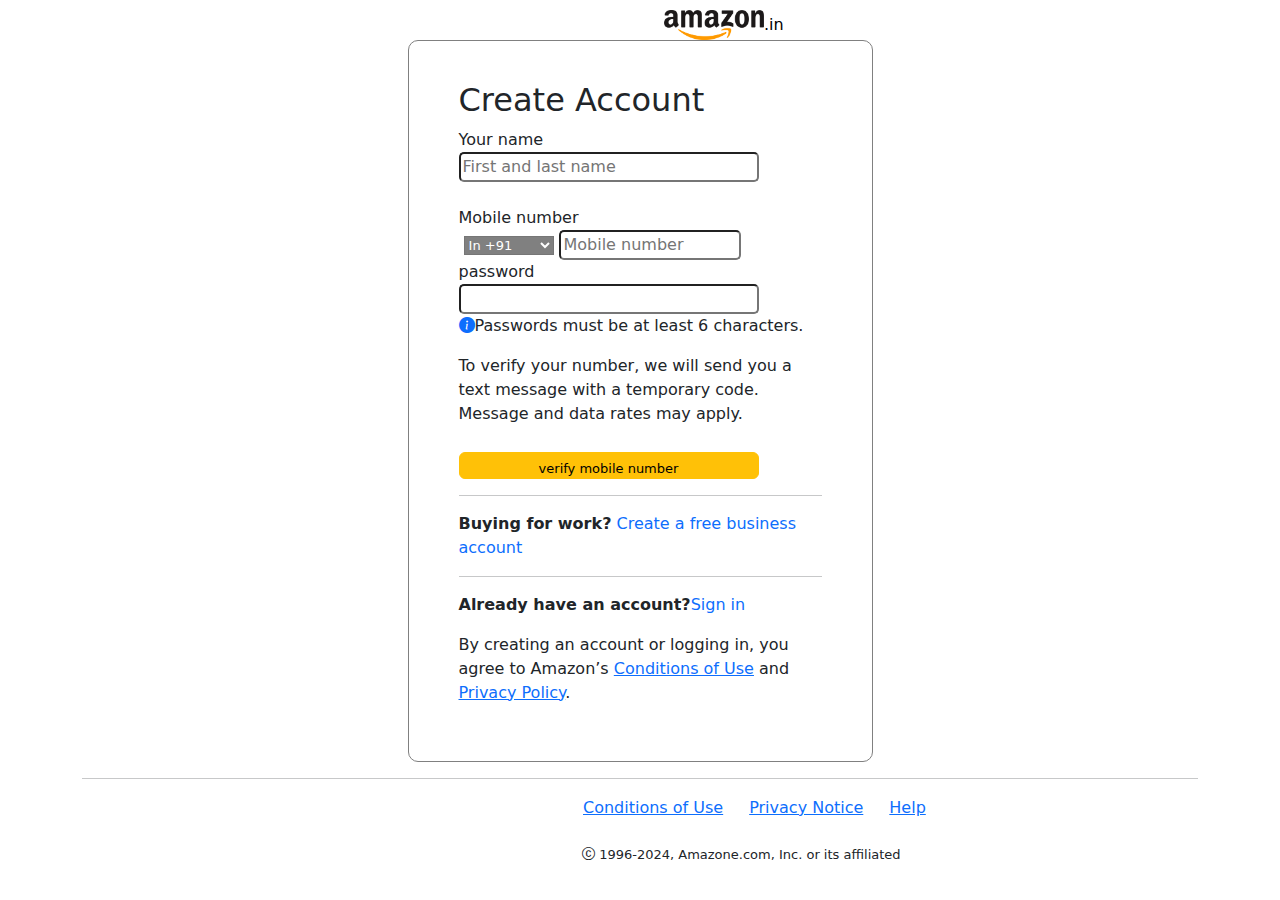
<file: signup.html>
<!DOCTYPE html>
<html lang="en">
<head>
    <meta charset="UTF-8">
    <meta name="viewport" content="width=device-width, initial-scale=1.0">
    <title>Amazon Account Create</title>
    <link rel="icon" href="https://static.vecteezy.com/system/resources/thumbnails/014/018/561/small/amazon-logo-on-transparent-background-free-vector.jpg">
    <link rel="stylesheet" href="css/bootstrap.css">
    <link rel="stylesheet" href="signup.css">
    <link rel="stylesheet" href="https://cdn.jsdelivr.net/npm/bootstrap-icons@1.11.3/font/bootstrap-icons.min.css">
</head>
<body>
    <div class="container main">
        <div class="container-fluid "><a href="" class="text-decoration-none text-black"><img src="assets/amazon_logo_dark.png" width="100" alt="">.in</a></div>
        <div class="container si-box">
            <h2>Create Account</h2>
            <form action="">
                <label for="yourname">Your name</label><br>
                <input type="text" placeholder="First and last name" required><br>
                <br>
                <label for="number">Mobile number</label><br>
                <label for="num"></label>
                <select name="num" id="" class="w-25">
                    <option value="India">In +91</option>
                    <option value="Afghanistan">Afghanistan +93</option>
                    <option value="Albania">Albania +355</option>
                    <option value="Algeria">Algeria +213</option>
                    <option value="American Samoa">American Samoa +1</option>
                    <option value="Andorra">Andorra	+376</option>
                    <option value="Angola">Angola +244</option>
                    <option value="Anguilla">Anguilla +1</option>
                    <option value="Antarctica">Antarctica +672</option>
                    <option value="Bahamas">Bahamas +1</option>
                    <option value="Bangladesh">Bangladesh +880</option>
                    <option value="Belgium">Belgium +32</option>
                    <option value="Belize">Belize +501</option>
                    <option value="Chile">Chile +56</option>
                    <option value="China">China +86</option>
                    <option value="Colombia">Colombia +57</option>
                    <option value="Comoros">Comoros +269</option>
                    <option value="Denmark">Denmark +45</option>
                    <option value="Egypt">Egypt +20</option>
                    <option value="El Savador">El Savador +503</option>
                    <option value="France">France +33</option>
                    <option value="Georgia">Georgia +995</option>
                    <option value="Germany">Germany +49</option>
                    <option value="Hong Kong">Hong Kong +852</option>
                    <option value="Iceland">Iceland +345</option>
                    <option value="India">Indian +91</option>
                    <option value="Indonesia">Indonesia +62</option>
                    <option value="Yemen">Yemen +967</option>
                    <option value="Zambia">Zambia +260</option>
                </select>
                <input type="text" name="num" placeholder="Mobile number" class="w-50"required><br>
                <label for="Pass">password</label><br>
                <input type="password" id="password" oninput="checkLength()">
                <p id="error-msg" style="color: red; display: none;">Need at least 6 characters</p>
                <p><i class="bi bi-info-circle-fill text-primary"></i>Passwords must be at least 6 characters.</p>
                <p>To verify your number, we will send you a text message with a temporary code. Message and data rates may apply.</p>
                <button type="submit" class="btn btn-warning" id="submit-btn">verify mobile number</button>
            </form>
            <hr>
            <p>
                <b>Buying for work?</b>
                <a href="" class="text-decoration-none">Create a free business account</a>
            </p>
            <hr>
            <div>
                <p>
                    <b>Already have an account?</b><a href="sign.html" class="text-decoration-none">Sign in</a>
                </p>
                <p>
                    By creating an account or logging in, you agree to Amazon’s <a href="">Conditions of Use</a> and <a href="">Privacy Policy</a>.
                </p>
            </div>
        </div>
        <hr>
        <table>
            <tr>
                <td><a href="">Conditions of Use</a></td>
                <td><a href="" class="ms-4">Privacy Notice</a></td>
                <td><a href="" class="ms-4">Help</a></td>
            </tr>
        </table><br>
        <p id="last"><i class="bi bi-c-circle"></i> 1996-2024, Amazone.com, Inc. or its affiliated</p>
    </div>
    






    <script src="script.js"></script>

    <!---Bootstrap js-->

    <script src="https://cdn.jsdelivr.net/npm/@popperjs/core@2.11.8/dist/umd/popper.min.js" integrity="sha384-I7E8VVD/ismYTF4hNIPjVp/Zjvgyol6VFvRkX/vR+Vc4jQkC+hVqc2pM8ODewa9r" crossorigin="anonymous"></script>
    <script src="js/bootstrap.js"></script>
</body>
</html>
</file>
<file: style.css>
@import url('https://fonts.googleapis.com/css2?family=Noto+Sans+Display:ital,wght@0,100..900;1,100..900&family=Noto+Sans:ital,wght@0,100..900;1,100..900&family=Outfit:wght@100..900&family=Roboto:ital,wght@0,100;0,300;0,400;0,500;0,700;0,900;1,100;1,300;1,400;1,500;1,700;1,900&display=swap');
*{
    padding: 0;
    margin: 0;
    box-sizing: border-box;
    font-family: outfit;
}
body{
    background-color: #dadada;
}
a{
    text-decoration: none;
    color: inherit;
}
nav{
    background: #131921;
    color: #fff;
}
.nv-contry{
    color: #fff;
    font-size: 11.5px;
}
.nv-contry div b{
    font-size: 13px;
}
.nav-link{
    color: #fff;
    font-size: 14px;
}
.nv-search{
    color: gray;
    max-width: 1000px;
    width: 865px;
    height: 50px;
    margin-left: 15px;
    background-color: #fff;
    border-radius: 10px;
}
#nv-search-drp{
    height: 50px;
    border-radius: 10px 0px 0px 10px;
}
#nv-search-btn{
    border-radius: 0px 10px 10px 0px;
}
#nvbr1{
    background: #222f40;
    color: #fff;
    height: 30px;
}
#nvbr2{
    font-size: 15px;
    color: #fff;
}
.header-slider a{
    position: absolute;
    top: 40%;
    z-index: 1;
    padding: 5vh 1vw;
    background: #ffffff4f;
    color: #0000007b;
    text-decoration: none;
    font-weight: 600;
    font-size: 18px;
    cursor: pointer;
}
.control-nxt{
    right: 0;
}
.header-slider ul{
    padding: 0;
    display: flex;
    overflow-y: hidden;
}
.header-mg{
    max-width: 100%;
    mask-image: linear-gradient(to bottom, #000000 50%, transparent 100%);
}
#carouselExample{
    mask-image: linear-gradient(to bottom, #000000 50%, transparent 100%);
}
.box-row{
    display: flex;
    flex-wrap: wrap;
    row-gap: 20px;
    justify-content: space-between;
    margin: 20px 30px;
}
.box-col{
    display: flex;
    flex-direction: column;
    gap: 10px;
    padding: 15px 20px;
    background: #fff;
    max-width: 24%;
    min-height: 200px;
    z-index: 1;
}
.box-col a{
    font-size: 13px;
    color: #009999;
    font-weight: 500;
}
.header-box{
    margin-top: -20vw;
}
.product-slider{
    background: #fff;
    margin: 0 30px;
    padding: 20px;
    margin-bottom: 15px;
}
.product-slider .products{
    display: flex;
    overflow-x: auto;
    gap: 20px;
    margin-top: 10px;
}
.product-slider .products img{
    max-width: 200px;
    max-height: 200px;
}
.Bk-bt{
    background-color: #222f40;
    color: #fff;
    text-align: center;
    cursor: pointer;
    border: none;
    height: 40px;
    width: 100%;
}
.Bk-bt:hover{
    background-color: #32455f;
}
.div2{
    background-color: #1f2731;
    color:#fff;
    padding-bottom: 70px;
}
.div2 table tr td{
    padding-left: 100px;
    padding-right: 70px;
    padding-top: 70px;
    padding-bottom: 70px;
}
.tl-1 a{
    color: gray;
}
.tl-1 a:hover{
    text-decoration: underline;
}
.div2-mgl table tr td{
    padding-top: 0;
    padding-bottom: 0;
    padding-left: 0;
    padding-right: 0;
}
.div2-mgl{
    margin-left: 450px;
    margin-top: 30px;
}
#lng{
    margin-left: 50px;
}
.div2-st{
    margin-left: 5px;
}
.div3{
    background-color: #131921;
    color: #fff;
    padding-left: 300px;
    padding-top: 30px;
    padding-bottom: 50px;
}
.tp1 td{
    padding-left:50px;
    padding-top: 30px;
    font-size: 13px;
    color: gray;
}
.tp2 td{
    padding-left:50px;
    font-size: 13px;
    color: gray;
}
.tp1 td p a:hover{
    text-decoration: underline;
}
.tp2 td p a:hover{
    text-decoration: underline;
}
#last{
    padding-left: 200px;
    font-size: 12px;
    color: gray;
}
.product-slider-with-price{
    background: #fff;
    margin: 0 30px;
    padding: 20px;
    margin-bottom: 15px;
}
.product-slider-with-price .products{
    display: flex;
    overflow-x: auto;
    gap: 10px;
    margin-top: 10px;
}
.product-card{
    display: flex;
    flex-direction: column;
    justify-content: end;
    min-width: 210px;
    background: #fbfbfb;
}
.product-card img{
    width: 110px;
    margin: 0 50px;
}
.product-offer p{
    display: inline-block;
}
.product-offer span{
    font-size: 12px;
    font-weight: 500;
}
.product-price{
    color: gray;
    font-size: 13px;
}
.product-card h4{
    color: #525252;
    font-size: 15px;
    font-weight: 400;
}
footer{
    margin-top: 80px;
}
#nvbr2 a:hover{
    border: 1px solid white;
}
.All-menu{
    display: none;
    background-color: #fff;
    position: absolute;
    border: 1px solid #ddd;
    padding: 10px;
    width: 500px;
    height: auto;
    color: #000000;
    top: 100%;
    margin-left: 0;
    z-index: 50;
}
.All-menu h1{
    background-color: #222f40;
}
.close-icon{
    position: absolute;
    top: 10px;
    right: 10px;
    cursor: pointer;
    color: #dadada;
}
/*-------------------media query-----------------*/

@media screen and(max-width:900px){
    .nv-search{
        order: 7;
        margin: 15px 0 5px;
        min-width: 300px;
    }
    .box-col{
        max-width: 48%;
    }
}
@media screen and(max-width:600px){
    #nvbr1{
        font-size: 13px;
        gap: 10px;
    }
    .box-col{
        max-width: 100%;
        max-height: 100%;
    }
    .footer{
        max-width: 100%;
    }
    .footer .div-2{
        max-width: 100%;
        flex-wrap: wrap;
        overflow-x: hidden;
    }
    .Bk-bt{
        max-width: 100%;
    }
}
</file>
<file: product.css>
@import url('https://fonts.googleapis.com/css2?family=Noto+Sans+Display:ital,wght@0,100..900;1,100..900&family=Noto+Sans:ital,wght@0,100..900;1,100..900&family=Outfit:wght@100..900&family=Roboto:ital,wght@0,100;0,300;0,400;0,500;0,700;0,900;1,100;1,300;1,400;1,500;1,700;1,900&display=swap');
body{
    background: #fff;
}
.breadcrum{
    padding: 10px 20px;
    font-size: 12px;
    color: #565656;
}
.product-display{
    min-height: 100%;
    padding: 10px 20px;
    display: flex;
}
.product-d-image{
    display: flex;
    gap: 10px;
}
.product-icons{
    display: flex;
    flex-direction: column;
    gap: 20px;
}
.product-icons img{
    border: 1px solid gray;
    border-radius: 10px;
    padding: 5px;
}
.product-d-details{
    margin: 0 30px;
}
.product-title{
    font-size: 25px;
}
.brand-store{
    margin-top: 5px;
    color: #007185;
    font-size: 14px;
}
.product-rating{
    display: flex;
    flex-direction: column;
    gap: 10px;
}
.product-rating div{
    display: flex;
    align-items: center;
    gap: 10px;
}
.product-rating p{
    color: #007185;
}
.product-rating p span{
    color: #fff;
    background: #c73500;
    padding: 2px 5px;
    border-radius: 3px;
    font-size: 14px;
}
.product-rating h1{
    font-weight: 400;
}
.product-d-price{
    display: flex;
    flex-direction: column;
    gap: 5px;
}
.product-d-price div{
    display: flex;
    align-items: center;
    gap: 10px;
    margin: 10px 0;
}
.product-d-price div p{
    font-size: 26px;
    color: #c73500;
}
.product-d-price div h1{
    font-size: 14px;
    font-weight: 500;
}
.product-d-price div h1 span{
    font-size: 26px;
    font-weight: 500;
}
.product-d-price div h5{
    color: #565656;
    font-weight: 400;
}
.product-d-price p span{
    color: #007185;
}
.product-color-selection{
    margin: 15px 0;
}
.product-color-options{
    display: flex;
    justify-content: space-between;
    margin-top: 10px;
}
.option{
    display: flex;
    align-items: center;
    padding: 8px 12px;
    border: 1px solid #cbcbcb;
    gap: 10px;
}
.product-info{
    display: grid;
    grid-template-columns: auto auto;
    max-width: 300px;
    margin-bottom: 15px;
}
.product-description h1{
    font-size: 20px;
    margin: 15px 0;
}
.product-description ul{
    display: flex;
    flex-direction: column;
    gap: 10px;
    margin-left: 30px;
}
.product-d-purchase{
    width: 100%;
    max-width: 280px;
    border: #c1c1c1;
    border-radius: 10px;
    padding: 20px;
}
.product-d-purchase .title{
    display: flex;
    justify-content: space-between;
    align-items: center;
}
.product-d-purchase .price{
    font-size: 16px;
    font-weight: 400;
    margin: 10px 0;
}
.product-d-purchase .price span{
    font-size: 26px;
    padding: 2px;
}
.product-d-purchase .cap{
    margin: 15px 0;
}
.product-d-purchase p span{
    color: #007185;
}
.delivery-location{
    align-items: center;
    gap: 3px;
}
.product-stock{
    margin: 15px 0;
    color: green;
}
.product-quantity{
    padding: 8px 5px;
    outline: none;
    width: 100%;
    border-radius: 5px;
    background: #efefef;
    border-color: #c1c1c1;
}
.product-d-purchase .btn{
    outline: none;
    border: none;
    background: #ffd814;
    padding: 10px 0;
    width: 100%;
    margin-top: 10px;
    border-radius: 50px;
    cursor: pointer;
}
.product-d-purchase .product-buy{
    background-color: #ffa41c;
}
.product-seller-info{
    margin-top: 10px;
    display: grid;
    grid-template-columns: auto auto;
    gap: 4px;
    font-size: 14px;
    color: #565656;
}
.product-seller-info span{
    color: #007185;
}
.product-d-purchase hr{
    margin: 20px 0 ;
}
.product-add-list{
    width: 100%;
    padding: 8px 15px;
    border-radius: 5px;
    border: 1px solid #000;
    text-align: start;
    background: white;
    cursor: pointer;
}
/*-----------media query----------------*/
@media screen and(max-width: 900px){
    .product-display{
        flex-wrap: wrap;
    }
}
@media screen and (max-width: 600px) {
    .product-icons{
        display: none;
    }
    .product-main-image img{
        width: 100%;
        padding: 20px;
    }
    .option{
        padding: 6px 8px;
    }
    .option p{
        display: none;
    }
    .product-d-purchase{
        max-width: 90%;
        margin: 20px auto 10px;
    }
}
</file>
<file: sign.css>
@import url('https://fonts.googleapis.com/css2?family=Noto+Sans+Display:ital,wght@0,100..900;1,100..900&family=Noto+Sans:ital,wght@0,100..900;1,100..900&family=Outfit:wght@100..900&family=Roboto:ital,wght@0,100;0,300;0,400;0,500;0,700;0,900;1,100;1,300;1,400;1,500;1,700;1,900&display=swap');
body{
    width: 100%;
    height: auto;
    overflow-x: hidden;
}
.main{
    margin-top: 10px;
}
.ctr{
    align-items: center;
}
.container-fluid{
    margin-left: 570px;
}
.sg-box{
    width: 400px;
    height: auto;
    border: 1px solid grey;
    border-radius: 10px;
    align-items: center;
    padding-left: 10px;
    padding: 40px 50px;
}
#cnt-for-sg{
    font-size: 12px;
}
.sg-box form button{
    margin-top: 10px;
    width: 300px;
    height: 27px;
    text-align: center;
    font-size: 13px;
}
.sg-box form input{
    border-radius: 5px;
    width: 300px;
}
.crt{
    margin-left: 450px;
    width: 400px;
}
.crt-bt{
    border: 1px solid black;
}
.crt-bt:hover{
    background-color: rgb(235, 231, 231);
    color: black;
}
.main table{
    margin-left: 500px;
}
.try table tr td p{
    margin-top: 15px;
}
#last{
    font-size: 13px;
    margin-left: 500px;
}
</file>
<file: signup.css>
@import url('https://fonts.googleapis.com/css2?family=Noto+Sans+Display:ital,wght@0,100..900;1,100..900&family=Noto+Sans:ital,wght@0,100..900;1,100..900&family=Outfit:wght@100..900&family=Roboto:ital,wght@0,100;0,300;0,400;0,500;0,700;0,900;1,100;1,300;1,400;1,500;1,700;1,900&display=swap');
body{
    width: 100%;
    height: auto;
    overflow-x: hidden;
}
.main{
    margin-top: 10px;
}
.container-fluid{
    margin-left: 570px;
}
.si-box{
    width: 465px;
    height: auto;
    border: 1px solid grey;
    border-radius: 10px;
    padding-left: 10px;
    padding: 40px 50px;
}
.si-box form input{
    border-radius: 5px;
    width: 300px;
}
.si-box form select{
    font-size: 13px;
    background-color: grey;
    color: white;
}
.si-box form select option{
    background-color: white;
    color: black;
}
.si-box form button{
    margin-top: 10px;
    width: 300px;
    height: 27px;
    text-align: center;
    font-size: 13px;
}
.main table{
    margin-left: 500px;
}
.try{
    margin-left: 0;
}
.try table tr td p{
    margin-top: 15px;
}
#last{
    font-size: 13px;
    margin-left: 500px;
}
</file>
